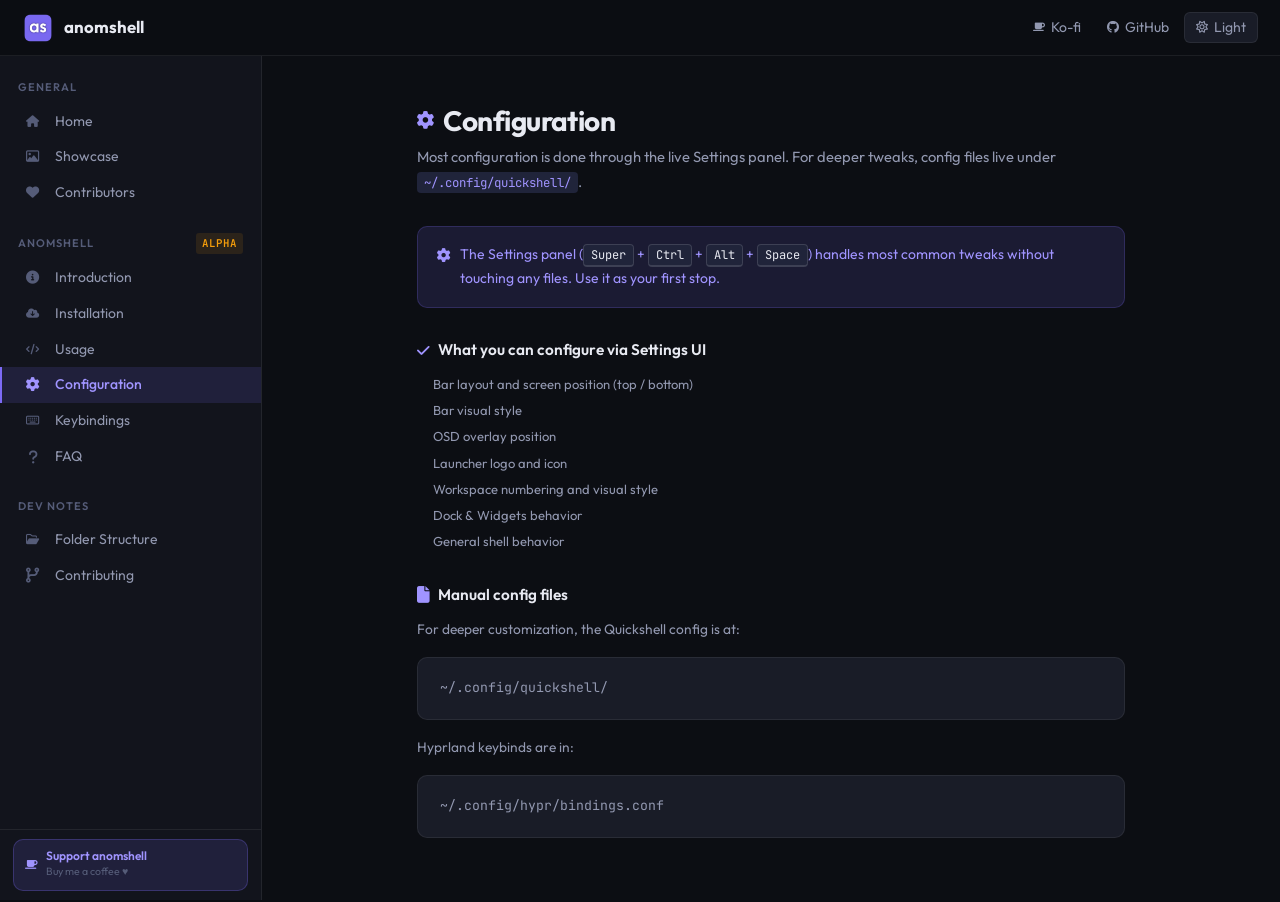
<file: pages/config.html>
<!DOCTYPE html>
<html lang="en" data-theme="dark">
<head>
<meta charset="UTF-8">
<meta name="viewport" content="width=device-width, initial-scale=1.0">
<link rel="icon" type="image/svg+xml" href="../favicon.svg">
<title>Configuration — anomshell</title>
<link rel="stylesheet" href="../assets/css/base.css">
<link rel="stylesheet" href="../assets/css/nav.css">
<link rel="stylesheet" href="../assets/css/components.css">
<link rel="stylesheet" href="../assets/css/pages.css">
</head>
<body>
<div id="page-body">
  <div class="content-area">
    <h2 class="section-title"><span class="nf">&#xf013;</span> Configuration</h2>
    <p class="section-sub">Most configuration is done through the live Settings panel. For deeper tweaks, config files live under <code>~/.config/quickshell/</code>.</p>
    <div class="callout callout-info">
      <span class="nf">&#xf013;</span>
      <div>The Settings panel (<kbd>Super</kbd> + <kbd>Ctrl</kbd> + <kbd>Alt</kbd> + <kbd>Space</kbd>) handles most common tweaks without touching any files. Use it as your first stop.</div>
    </div>
    <h3 class="sub-h"><span class="nf">&#xf00c;</span> What you can configure via Settings UI</h3>
    <ul class="feature-items" style="margin-bottom:1.5rem">
      <li>Bar layout and screen position (top / bottom)</li>
      <li>Bar visual style</li>
      <li>OSD overlay position</li>
      <li>Launcher logo and icon</li>
      <li>Workspace numbering and visual style</li>
      <li>Dock & Widgets behavior</li>
      <li>General shell behavior</li>
    </ul>
    <h3 class="sub-h"><span class="nf">&#xf15b;</span> Manual config files</h3>
    <p style="font-size:0.86rem;margin-bottom:0.75rem">For deeper customization, the Quickshell config is at:</p>
    <pre><code>~/.config/quickshell/</code></pre>
    <p style="font-size:0.86rem;margin-top:1rem;margin-bottom:0.5rem">Hyprland keybinds are in:</p>
    <pre><code>~/.config/hypr/bindings.conf</code></pre>
  </div>
</div>
<script src="../assets/js/main.js"></script>
<script>initPage('config', false);</script>
</body>
</html>
</file>
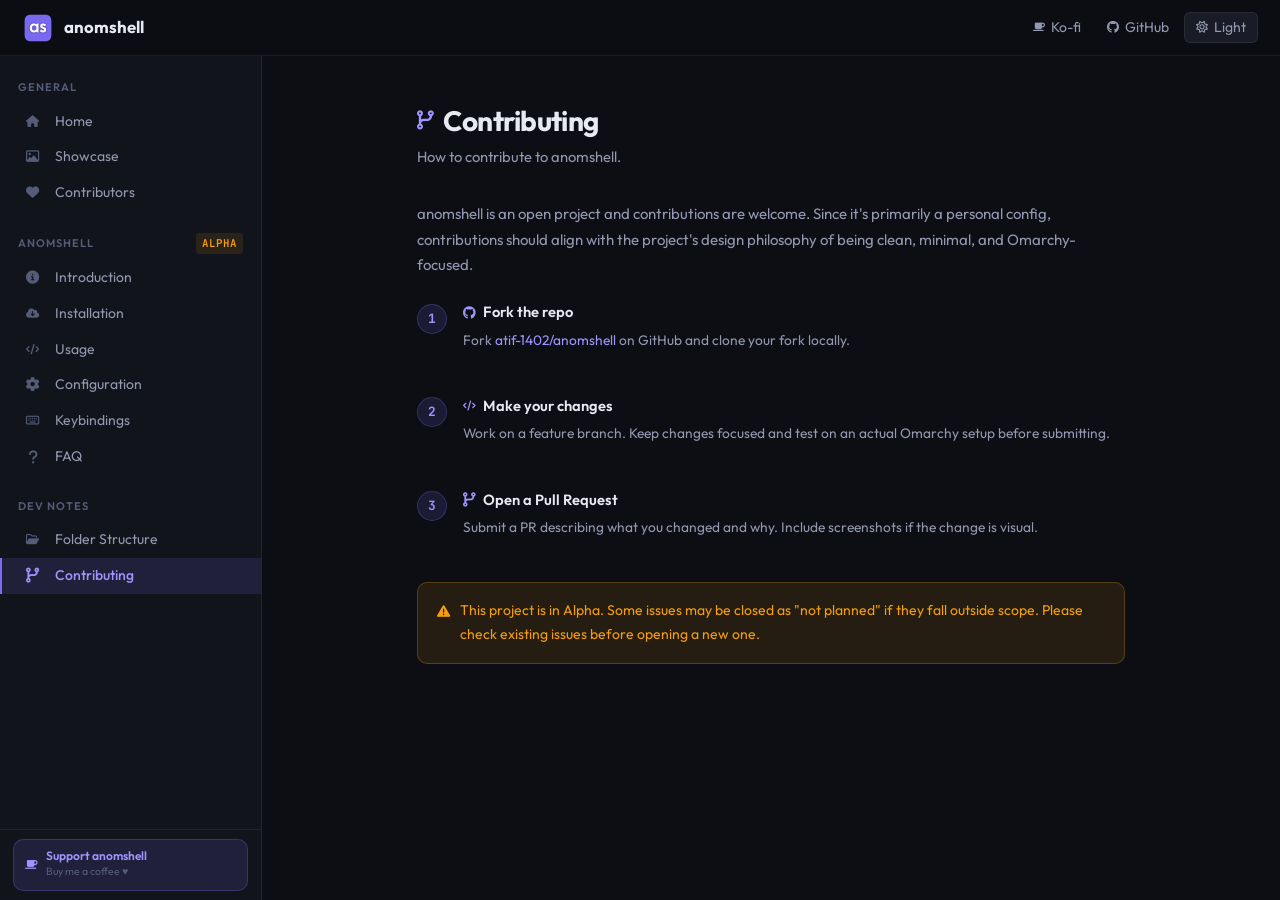
<file: pages/contrib.html>
<!DOCTYPE html>
<html lang="en" data-theme="dark">
<head>
<meta charset="UTF-8">
<meta name="viewport" content="width=device-width, initial-scale=1.0">
<link rel="icon" type="image/svg+xml" href="../favicon.svg">
<title>Contributing — anomshell</title>
<link rel="stylesheet" href="../assets/css/base.css">
<link rel="stylesheet" href="../assets/css/nav.css">
<link rel="stylesheet" href="../assets/css/components.css">
<link rel="stylesheet" href="../assets/css/pages.css">
</head>
<body>
<div id="page-body">
  <div class="content-area">
    <h2 class="section-title"><span class="nf">&#xf126;</span> Contributing</h2>
    <p class="section-sub">How to contribute to anomshell.</p>
    <p style="margin-bottom:1.5rem">anomshell is an open project and contributions are welcome. Since it's primarily a personal config, contributions should align with the project's design philosophy of being clean, minimal, and Omarchy-focused.</p>
    <div class="step">
      <div class="step-num">1</div>
      <div class="step-body">
        <h3><span class="nf">&#xf09b;</span> Fork the repo</h3>
        <p>Fork <a href="https://github.com/atif-1402/anomshell" target="_blank">atif-1402/anomshell</a> on GitHub and clone your fork locally.</p>
      </div>
    </div>
    <div class="step">
      <div class="step-num">2</div>
      <div class="step-body">
        <h3><span class="nf">&#xf121;</span> Make your changes</h3>
        <p>Work on a feature branch. Keep changes focused and test on an actual Omarchy setup before submitting.</p>
      </div>
    </div>
    <div class="step">
      <div class="step-num">3</div>
      <div class="step-body">
        <h3><span class="nf">&#xf126;</span> Open a Pull Request</h3>
        <p>Submit a PR describing what you changed and why. Include screenshots if the change is visual.</p>
      </div>
    </div>
    <div class="callout callout-warn">
      <span class="nf">&#xf071;</span>
      <div>This project is in Alpha. Some issues may be closed as "not planned" if they fall outside scope. Please check existing issues before opening a new one.</div>
    </div>
  </div>
</div>
<script src="../assets/js/main.js"></script>
<script>initPage('contrib', false);</script>
</body>
</html>
</file>
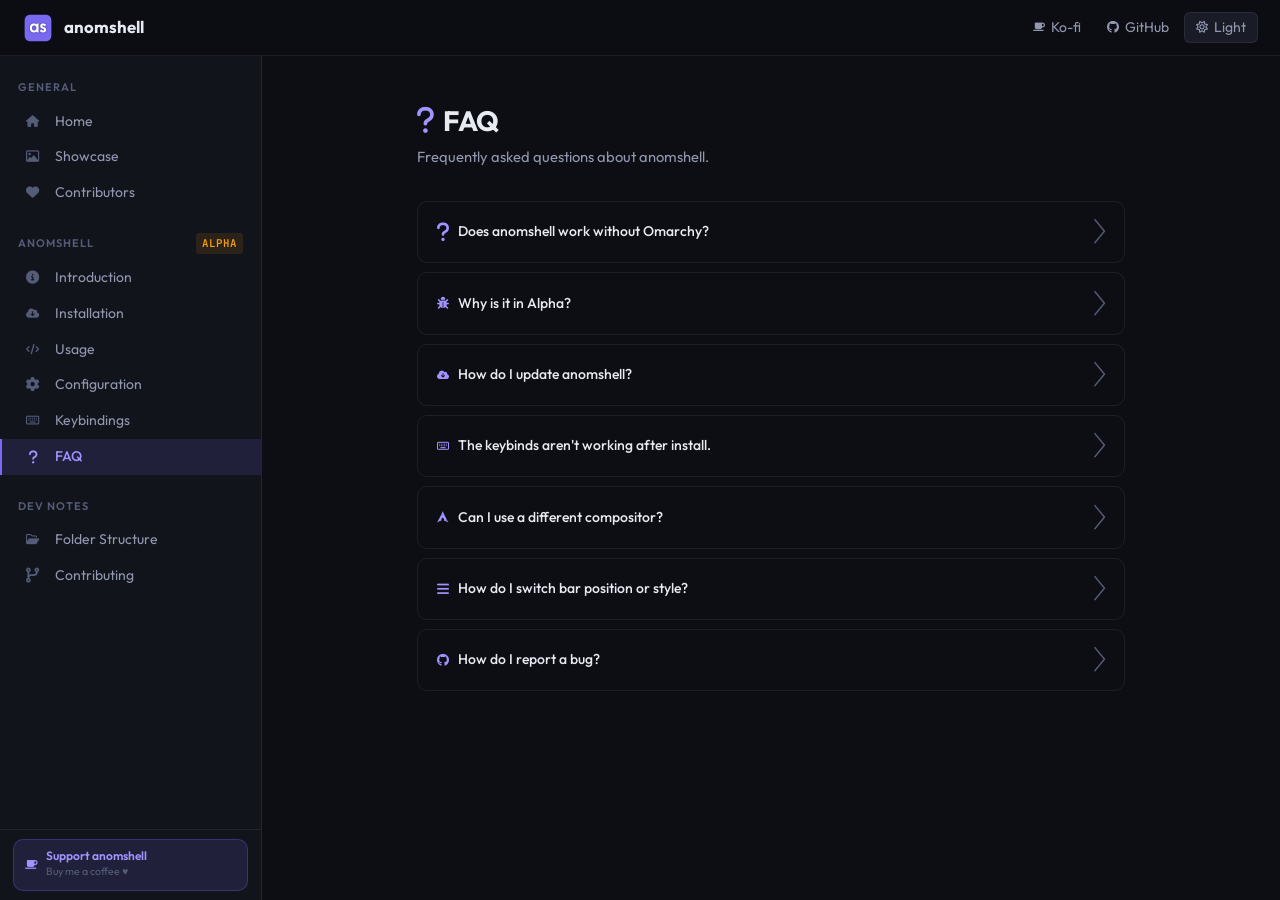
<file: pages/faq.html>
<!DOCTYPE html>
<html lang="en" data-theme="dark">
<head>
<meta charset="UTF-8">
<meta name="viewport" content="width=device-width, initial-scale=1.0">
<link rel="icon" type="image/svg+xml" href="../favicon.svg">
<title>FAQ — anomshell</title>
<link rel="stylesheet" href="../assets/css/base.css">
<link rel="stylesheet" href="../assets/css/nav.css">
<link rel="stylesheet" href="../assets/css/components.css">
<link rel="stylesheet" href="../assets/css/pages.css">
</head>
<body>
<div id="page-body">
  <div class="content-area">
    <h2 class="section-title"><span class="nf">&#xf128;</span> FAQ</h2>
    <p class="section-sub">Frequently asked questions about anomshell.</p>

    <div class="faq-item">
      <div class="faq-q" onclick="toggleFaq(this)">
        <div class="faq-q-left"><span class="nf">&#xf128;</span> Does anomshell work without Omarchy?</div>
        <span class="faq-chevron">&#xe0b1;</span>
      </div>
      <div class="faq-a">anomshell is designed specifically for Omarchy setups and depends on Omarchy scripts and tooling. It may partially work without Omarchy, but you will need to troubleshoot missing components yourself.</div>
    </div>

    <div class="faq-item">
      <div class="faq-q" onclick="toggleFaq(this)">
        <div class="faq-q-left"><span class="nf">&#xf188;</span> Why is it in Alpha?</div>
        <span class="faq-chevron">&#xe0b1;</span>
      </div>
      <div class="faq-a">Anomshell started as a personal customization and learning project. While fully functional for daily use, expect occasional bugs or rough edges. Please report issues with logs and screenshots.</div>
    </div>

    <div class="faq-item">
      <div class="faq-q" onclick="toggleFaq(this)">
        <div class="faq-q-left"><span class="nf">&#xf0ed;</span> How do I update anomshell?</div>
        <span class="faq-chevron">&#xe0b1;</span>
      </div>
      <div class="faq-a">Pull the latest changes with <code>git pull</code> in the cloned directory, then re-copy the config files as in the install steps. Always backup your existing config first.</div>
    </div>

    <div class="faq-item">
      <div class="faq-q" onclick="toggleFaq(this)">
        <div class="faq-q-left"><span class="nf">&#xf11c;</span> The keybinds aren't working after install.</div>
        <span class="faq-chevron">&#xe0b1;</span>
      </div>
      <div class="faq-a">Make sure <code>~/.local/bin</code> is in your <code>$PATH</code>, then restart Hyprland. Verify by running <code>quickshell</code> directly from the terminal.</div>
    </div>

    <div class="faq-item">
      <div class="faq-q" onclick="toggleFaq(this)">
        <div class="faq-q-left"><span class="nf">&#xf303;</span> Can I use a different compositor?</div>
        <span class="faq-chevron">&#xe0b1;</span>
      </div>
      <div class="faq-a">anomshell is built for Hyprland (via Omarchy). Keybinds and certain modules are Hyprland-specific. Using it on other Wayland compositors would require significant rework.</div>
    </div>

    <div class="faq-item">
      <div class="faq-q" onclick="toggleFaq(this)">
        <div class="faq-q-left"><span class="nf">&#xf0c9;</span> How do I switch bar position or style?</div>
        <span class="faq-chevron">&#xe0b1;</span>
      </div>
      <div class="faq-a">Open the Settings panel with <kbd>Super</kbd> + <kbd>Ctrl</kbd> + <kbd>Alt</kbd> + <kbd>Space</kbd>. Under the "Bar" section you can switch between layouts and positions. Changes apply live instantly.</div>
    </div>

    <div class="faq-item">
      <div class="faq-q" onclick="toggleFaq(this)">
        <div class="faq-q-left"><span class="nf">&#xf09b;</span> How do I report a bug?</div>
        <span class="faq-chevron">&#xe0b1;</span>
      </div>
      <div class="faq-a">Open an issue on the <a href="https://github.com/atif-1402/anomshell/issues" target="_blank">GitHub Issues</a> page. Please include relevant logs and screenshots so the bug can be fixed quickly.</div>
    </div>
  </div>
</div>
<script src="../assets/js/main.js"></script>
<script>initPage('faq', false);</script>
</body>
</html>
</file>
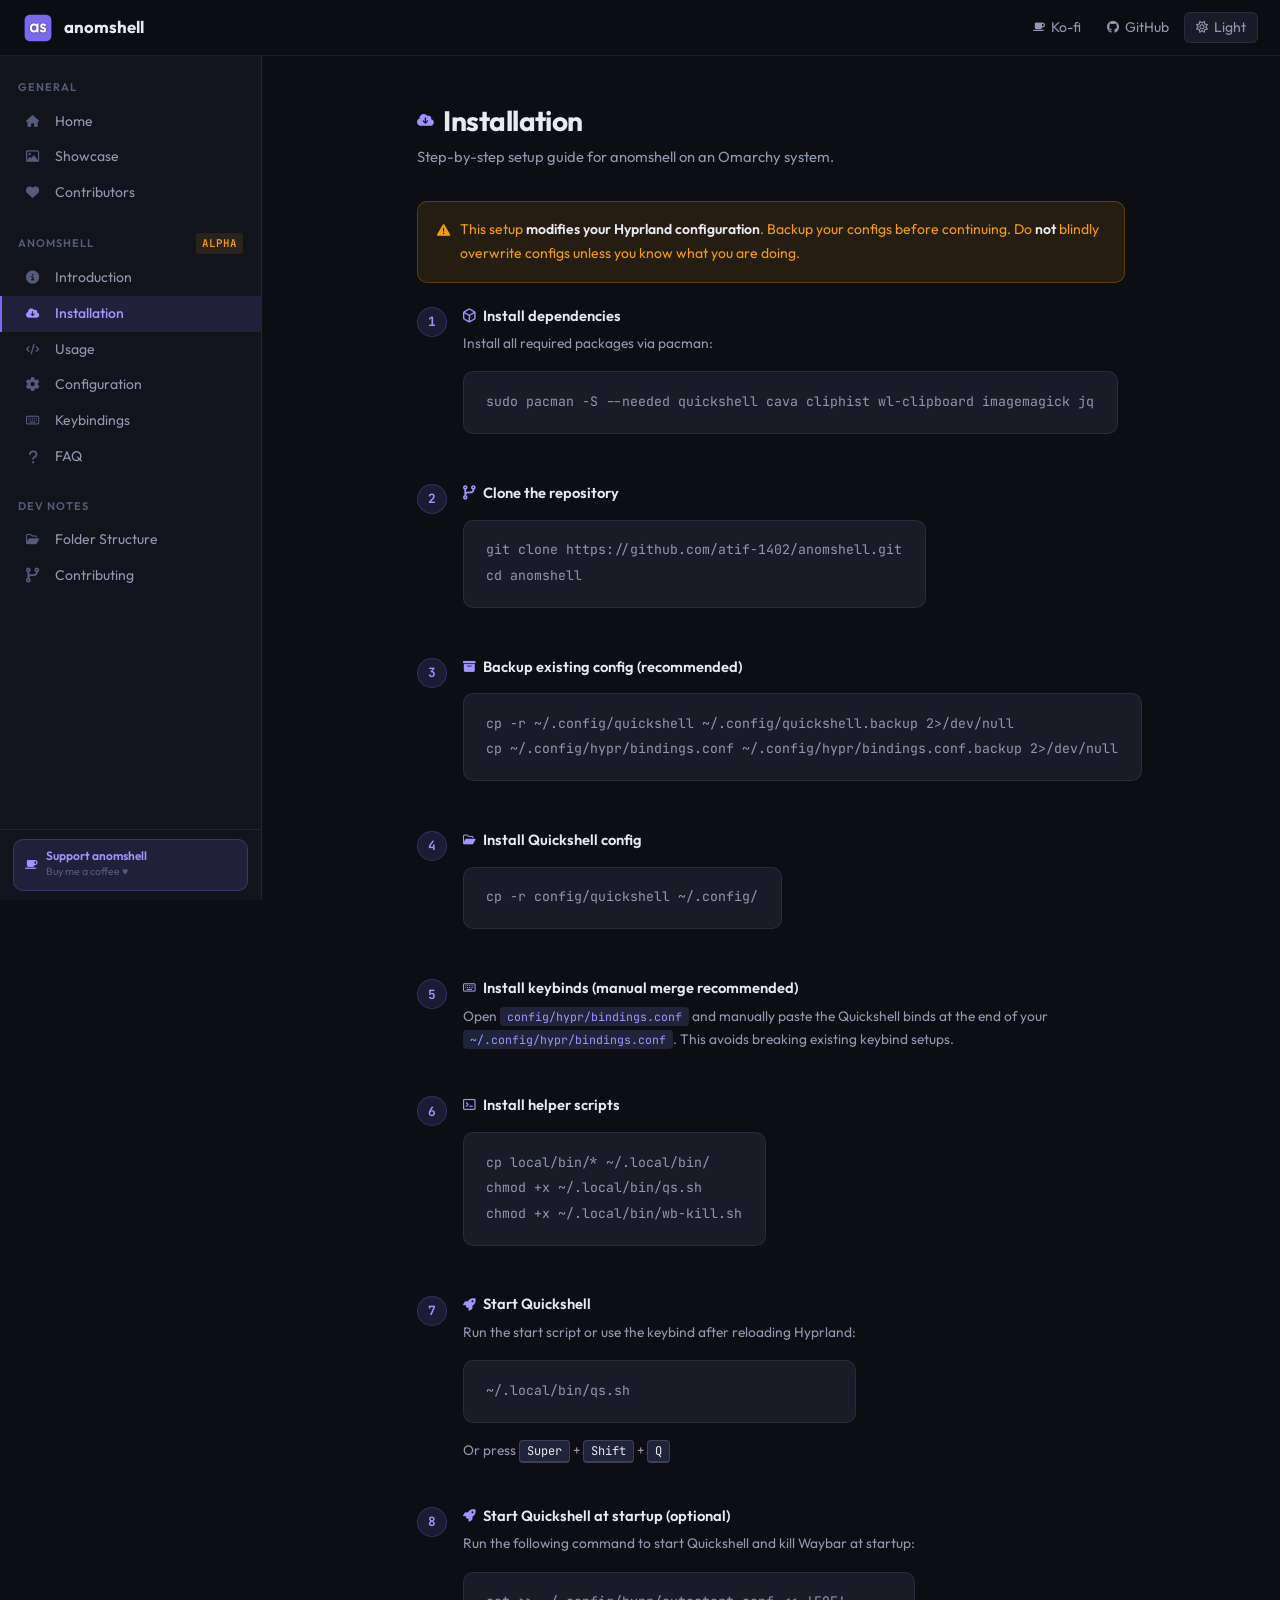
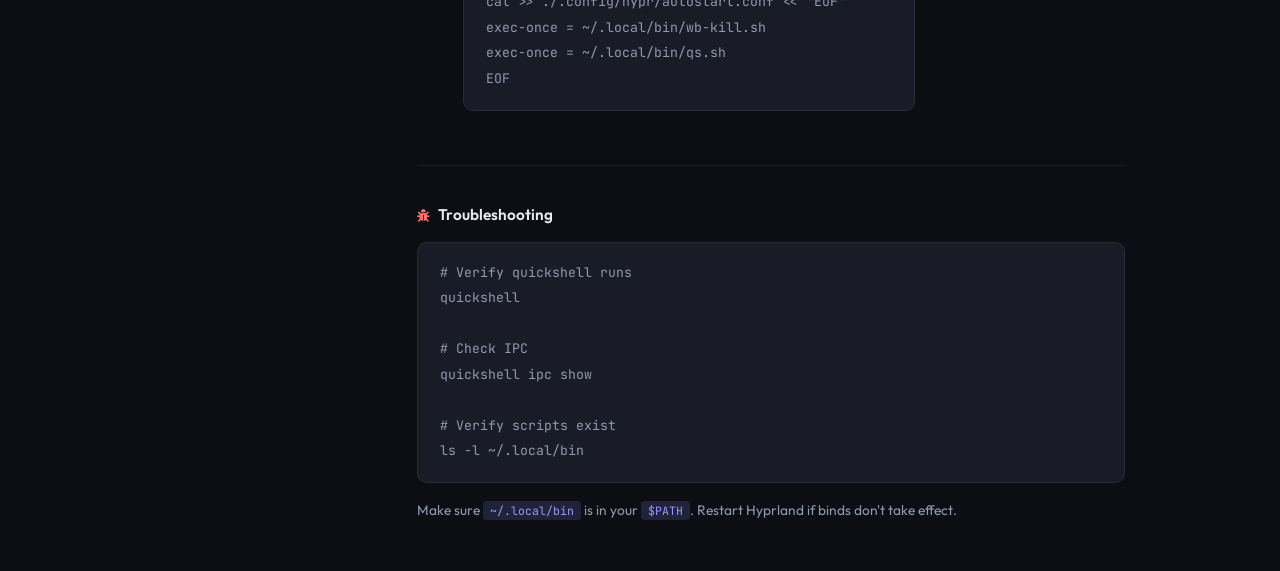
<file: pages/install.html>
<!DOCTYPE html>
<html lang="en" data-theme="dark">
<head>
<meta charset="UTF-8">
<meta name="viewport" content="width=device-width, initial-scale=1.0">
<link rel="icon" type="image/svg+xml" href="../favicon.svg">
<title>Install — anomshell</title>
<link rel="stylesheet" href="../assets/css/base.css">
<link rel="stylesheet" href="../assets/css/nav.css">
<link rel="stylesheet" href="../assets/css/components.css">
<link rel="stylesheet" href="../assets/css/pages.css">
</head>
<body>
<div id="page-body">
  <div class="content-area">
    <h2 class="section-title"><span class="nf">&#xf0ed;</span> Installation</h2>
    <p class="section-sub">Step-by-step setup guide for anomshell on an Omarchy system.</p>
    <div class="callout callout-warn">
      <span class="nf">&#xf071;</span>
      <div>This setup <strong>modifies your Hyprland configuration</strong>. Backup your configs before continuing. Do <strong>not</strong> blindly overwrite configs unless you know what you are doing.</div>
    </div>
    <div class="step">
      <div class="step-num">1</div>
      <div class="step-body">
        <h3><span class="nf">&#xf487;</span> Install dependencies</h3>
        <p>Install all required packages via pacman:</p>
        <pre><code>sudo pacman -S --needed quickshell cava cliphist wl-clipboard imagemagick jq</code></pre>
      </div>
    </div>
    <div class="step">
      <div class="step-num">2</div>
      <div class="step-body">
        <h3><span class="nf">&#xf126;</span> Clone the repository</h3>
        <pre><code>git clone https://github.com/atif-1402/anomshell.git
cd anomshell</code></pre>
      </div>
    </div>
    <div class="step">
      <div class="step-num">3</div>
      <div class="step-body">
        <h3><span class="nf">&#xf187;</span> Backup existing config (recommended)</h3>
        <pre><code>cp -r ~/.config/quickshell ~/.config/quickshell.backup 2>/dev/null
cp ~/.config/hypr/bindings.conf ~/.config/hypr/bindings.conf.backup 2>/dev/null</code></pre>
      </div>
    </div>
    <div class="step">
      <div class="step-num">4</div>
      <div class="step-body">
        <h3><span class="nf">&#xf115;</span> Install Quickshell config</h3>
        <pre><code>cp -r config/quickshell ~/.config/</code></pre>
      </div>
    </div>
    <div class="step">
      <div class="step-num">5</div>
      <div class="step-body">
        <h3><span class="nf">&#xf11c;</span> Install keybinds (manual merge recommended)</h3>
        <p>Open <code>config/hypr/bindings.conf</code> and manually paste the Quickshell binds at the end of your <code>~/.config/hypr/bindings.conf</code>. This avoids breaking existing keybind setups.</p>
      </div>
    </div>
    <div class="step">
      <div class="step-num">6</div>
      <div class="step-body">
        <h3><span class="nf">&#xf489;</span> Install helper scripts</h3>
        <pre><code>cp local/bin/* ~/.local/bin/
chmod +x ~/.local/bin/qs.sh
chmod +x ~/.local/bin/wb-kill.sh</code></pre>
      </div>
    </div>
    <div class="step">
      <div class="step-num">7</div>
      <div class="step-body">
        <h3><span class="nf">&#xf135;</span> Start Quickshell</h3>
        <p>Run the start script or use the keybind after reloading Hyprland:</p>
        <pre><code>~/.local/bin/qs.sh</code></pre>
        <p>Or press <kbd>Super</kbd> + <kbd>Shift</kbd> + <kbd>Q</kbd></p>
      </div>
    </div>
    <div class="step">
      <div class="step-num">8</div>
      <div class="step-body">
        <h3><span class="nf">&#xf135;</span> Start Quickshell at startup (optional)</h3>
        <p>Run the following command to start Quickshell and kill Waybar at startup:</p>
        <pre><code>cat >> ./.config/hypr/autostart.conf << 'EOF'
exec-once = ~/.local/bin/wb-kill.sh
exec-once = ~/.local/bin/qs.sh
EOF</code></pre>
      </div>
    </div>
    <div class="divider"></div>
    <h3 class="sub-h"><span class="nf" style="color:var(--red)">&#xf188;</span> Troubleshooting</h3>
    <pre><code># Verify quickshell runs
quickshell

# Check IPC
quickshell ipc show

# Verify scripts exist
ls -l ~/.local/bin</code></pre>
    <p style="font-size:0.86rem;margin-top:0.75rem">Make sure <code>~/.local/bin</code> is in your <code>$PATH</code>. Restart Hyprland if binds don't take effect.</p>
  </div>
</div>
<script src="../assets/js/main.js"></script>
<script>initPage('install', false);</script>
</body>
</html>
</file>
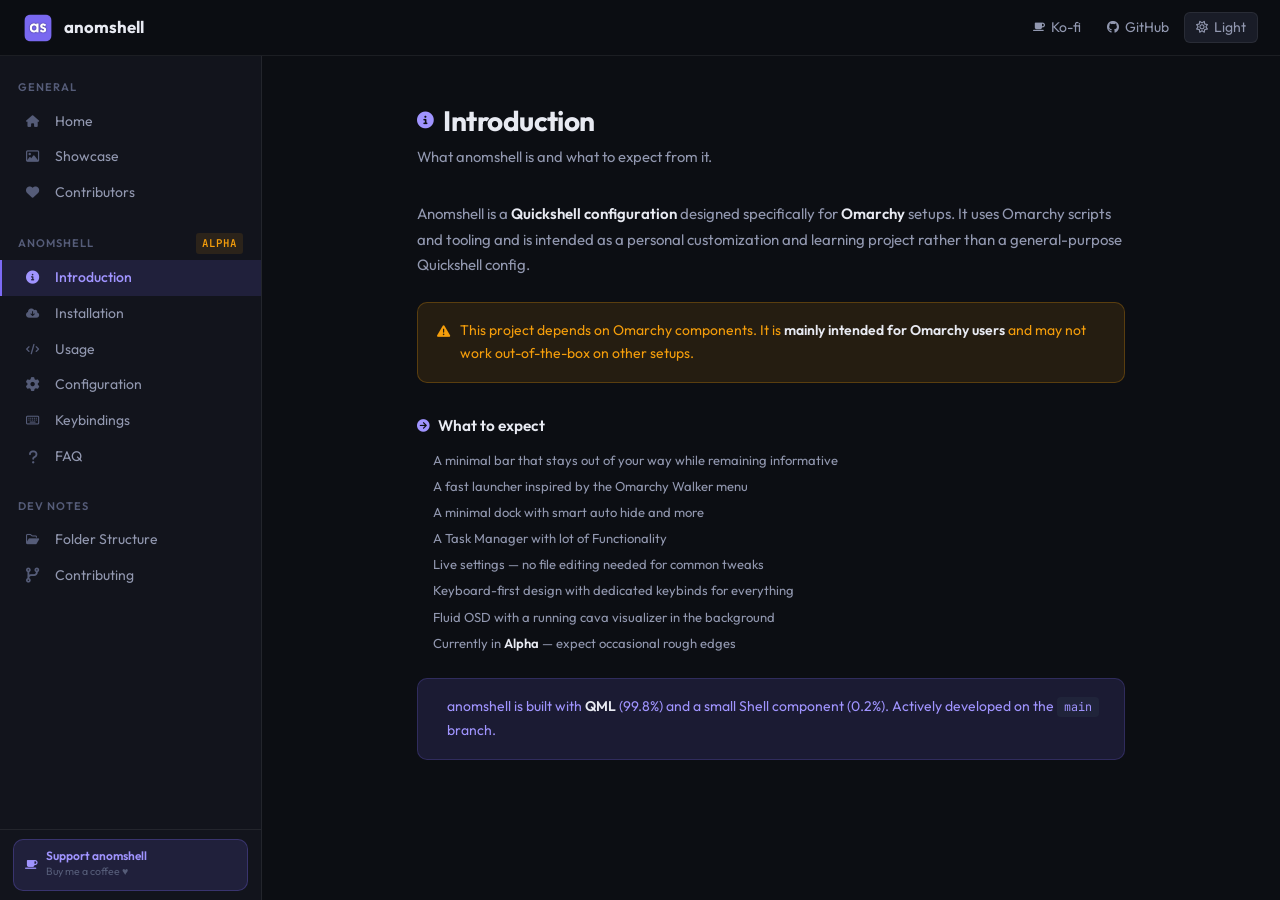
<file: pages/intro.html>
<!DOCTYPE html>
<html lang="en" data-theme="dark">
<head>
<meta charset="UTF-8">
<meta name="viewport" content="width=device-width, initial-scale=1.0">
<link rel="icon" type="image/svg+xml" href="../favicon.svg">
<title>Introduction — anomshell</title>
<link rel="stylesheet" href="../assets/css/base.css">
<link rel="stylesheet" href="../assets/css/nav.css">
<link rel="stylesheet" href="../assets/css/components.css">
<link rel="stylesheet" href="../assets/css/pages.css">
</head>
<body>
<div id="page-body">
  <div class="content-area">
    <h2 class="section-title"><span class="nf">&#xf05a;</span> Introduction</h2>
    <p class="section-sub">What anomshell is and what to expect from it.</p>
    <p>Anomshell is a <strong>Quickshell configuration</strong> designed specifically for <strong>Omarchy</strong> setups. It uses Omarchy scripts and tooling and is intended as a personal customization and learning project rather than a general-purpose Quickshell config.</p>
    <div class="callout callout-warn" style="margin-top:1.5rem">
      <span class="nf">&#xf071;</span>
      <div>This project depends on Omarchy components. It is <strong>mainly intended for Omarchy users</strong> and may not work out-of-the-box on other setups.</div>
    </div>
    <h3 class="sub-h"><span class="nf">&#xf0a9;</span> What to expect</h3>
    <ul class="feature-items" style="margin-bottom:1.5rem">
      <li>A minimal bar that stays out of your way while remaining informative</li>
      <li>A fast launcher inspired by the Omarchy Walker menu</li>
      <li>A minimal dock with smart auto hide and more</li>
      <li>A Task Manager with lot of Functionality</li>
      <li>Live settings — no file editing needed for common tweaks</li>
      <li>Keyboard-first design with dedicated keybinds for everything</li>
      <li>Fluid OSD with a running cava visualizer in the background</li>
      <li>Currently in <strong>Alpha</strong> — expect occasional rough edges</li>
    </ul>
    <div class="callout callout-info">
      <span class="nf"></span>
      <div>anomshell is built with <strong>QML</strong> (99.8%) and a small Shell component (0.2%). Actively developed on the <code>main</code> branch.</div>
    </div>
  </div>
</div>
<script src="../assets/js/main.js"></script>
<script>initPage('intro', false);</script>
</body>
</html>
</file>
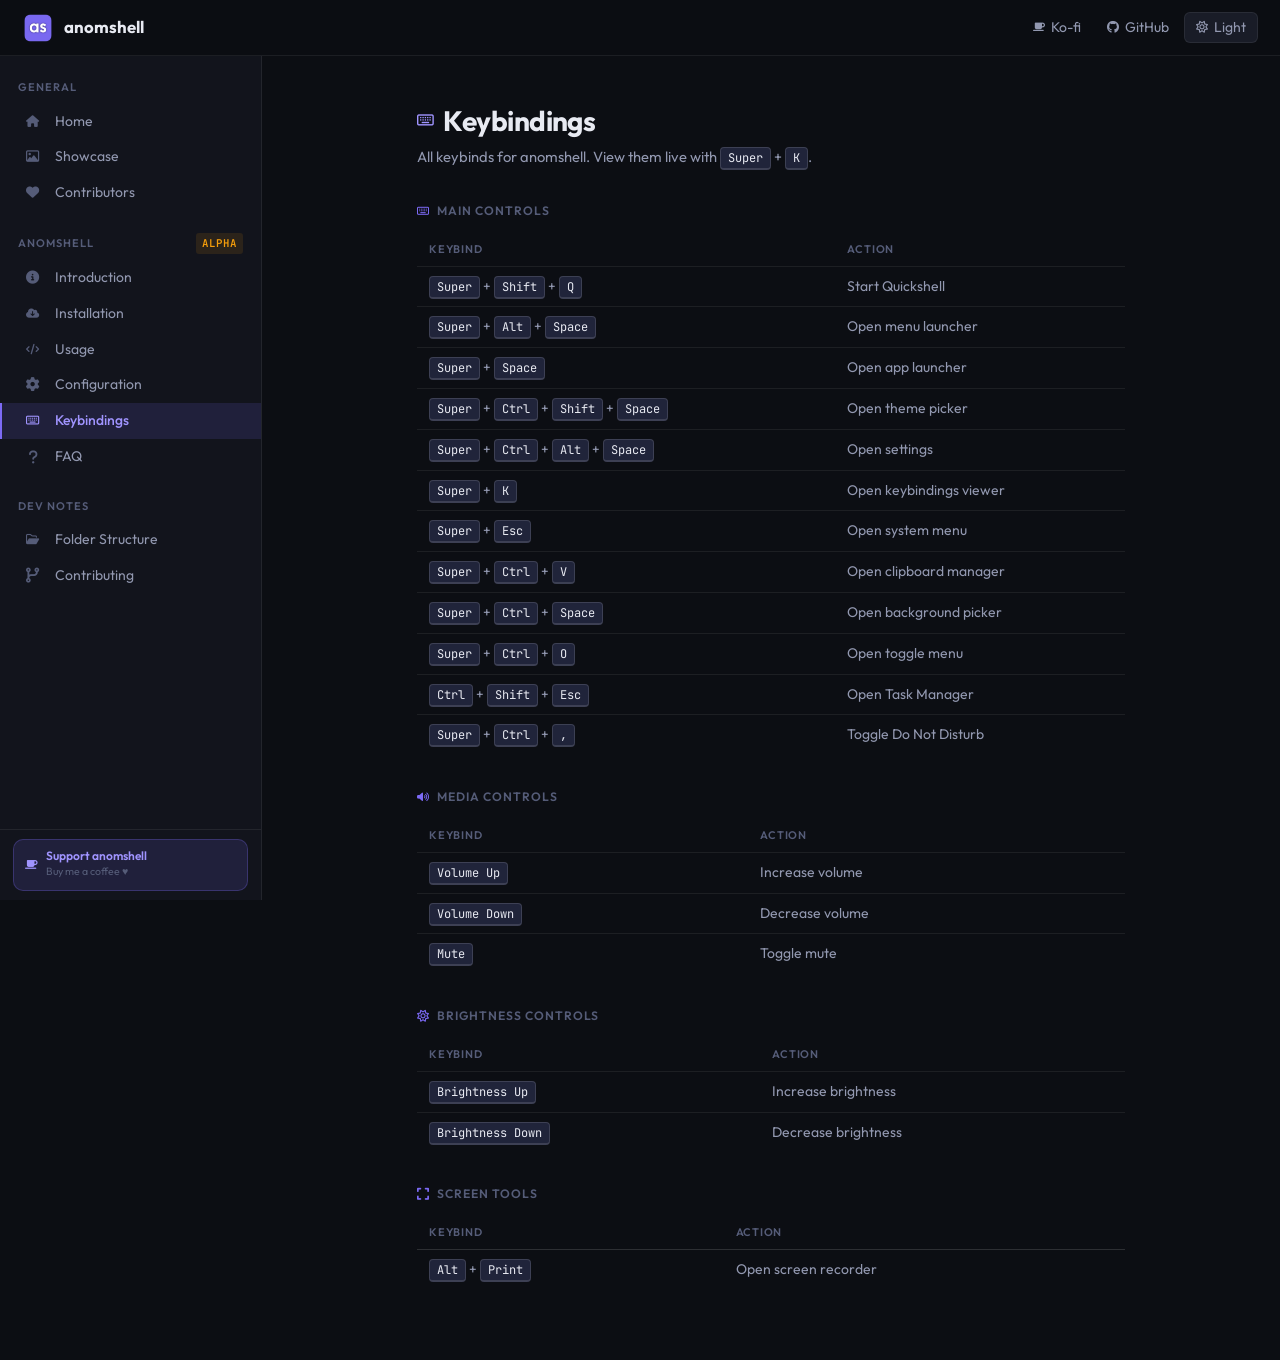
<file: pages/keybinds.html>
<!DOCTYPE html>
<html lang="en" data-theme="dark">
<head>
<meta charset="UTF-8">
<meta name="viewport" content="width=device-width, initial-scale=1.0">
<link rel="icon" type="image/svg+xml" href="../favicon.svg">
<title>Keybindings — anomshell</title>
<link rel="stylesheet" href="../assets/css/base.css">
<link rel="stylesheet" href="../assets/css/nav.css">
<link rel="stylesheet" href="../assets/css/components.css">
<link rel="stylesheet" href="../assets/css/pages.css">
</head>
<body>
<div id="page-body">
  <div class="content-area">
    <h2 class="section-title"><span class="nf">&#xf11c;</span> Keybindings</h2>
    <p class="section-sub">All keybinds for anomshell. View them live with <kbd>Super</kbd> + <kbd>K</kbd>.</p>

    <div class="kb-section-title"><span class="nf">&#xf11c;</span> Main Controls</div>
    <table class="kb-table">
      <thead><tr><th>Keybind</th><th>Action</th></tr></thead>
      <tbody>
        <tr><td><kbd>Super</kbd> + <kbd>Shift</kbd> + <kbd>Q</kbd></td><td>Start Quickshell</td></tr>
        <tr><td><kbd>Super</kbd> + <kbd>Alt</kbd> + <kbd>Space</kbd></td><td>Open menu launcher</td></tr>
        <tr><td><kbd>Super</kbd> + <kbd>Space</kbd></td><td>Open app launcher</td></tr>
        <tr><td><kbd>Super</kbd> + <kbd>Ctrl</kbd> + <kbd>Shift</kbd> + <kbd>Space</kbd></td><td>Open theme picker</td></tr>
        <tr><td><kbd>Super</kbd> + <kbd>Ctrl</kbd> + <kbd>Alt</kbd> + <kbd>Space</kbd></td><td>Open settings</td></tr>
        <tr><td><kbd>Super</kbd> + <kbd>K</kbd></td><td>Open keybindings viewer</td></tr>
        <tr><td><kbd>Super</kbd> + <kbd>Esc</kbd></td><td>Open system menu</td></tr>
        <tr><td><kbd>Super</kbd> + <kbd>Ctrl</kbd> + <kbd>V</kbd></td><td>Open clipboard manager</td></tr>
        <tr><td><kbd>Super</kbd> + <kbd>Ctrl</kbd> + <kbd>Space</kbd></td><td>Open background picker</td></tr>
        <tr><td><kbd>Super</kbd> + <kbd>Ctrl</kbd> + <kbd>O</kbd></td><td>Open toggle menu</td></tr>
        <tr><td><kbd>Ctrl</kbd> + <kbd>Shift</kbd> + <kbd>Esc</kbd></td><td>Open Task Manager</td></tr>
        <tr><td><kbd>Super</kbd> + <kbd>Ctrl</kbd> + <kbd>,</kbd></td><td>Toggle Do Not Disturb</td></tr>
      </tbody>
    </table>

    <div class="kb-section-title"><span class="nf">&#xf028;</span> Media Controls</div>
    <table class="kb-table">
      <thead><tr><th>Keybind</th><th>Action</th></tr></thead>
      <tbody>
        <tr><td><kbd>Volume Up</kbd></td><td>Increase volume</td></tr>
        <tr><td><kbd>Volume Down</kbd></td><td>Decrease volume</td></tr>
        <tr><td><kbd>Mute</kbd></td><td>Toggle mute</td></tr>
      </tbody>
    </table>

    <div class="kb-section-title"><span class="nf">&#xf185;</span> Brightness Controls</div>
    <table class="kb-table">
      <thead><tr><th>Keybind</th><th>Action</th></tr></thead>
      <tbody>
        <tr><td><kbd>Brightness Up</kbd></td><td>Increase brightness</td></tr>
        <tr><td><kbd>Brightness Down</kbd></td><td>Decrease brightness</td></tr>
      </tbody>
    </table>

    <div class="kb-section-title"><span class="nf">&#xf065;</span> Screen Tools</div>
    <table class="kb-table">
      <thead><tr><th>Keybind</th><th>Action</th></tr></thead>
      <tbody>
        <tr><td><kbd>Alt</kbd> + <kbd>Print</kbd></td><td>Open screen recorder</td></tr>
      </tbody>
    </table>
  </div>
</div>
<script src="../assets/js/main.js"></script>
<script>initPage('keybinds', false);</script>
</body>
</html>
</file>
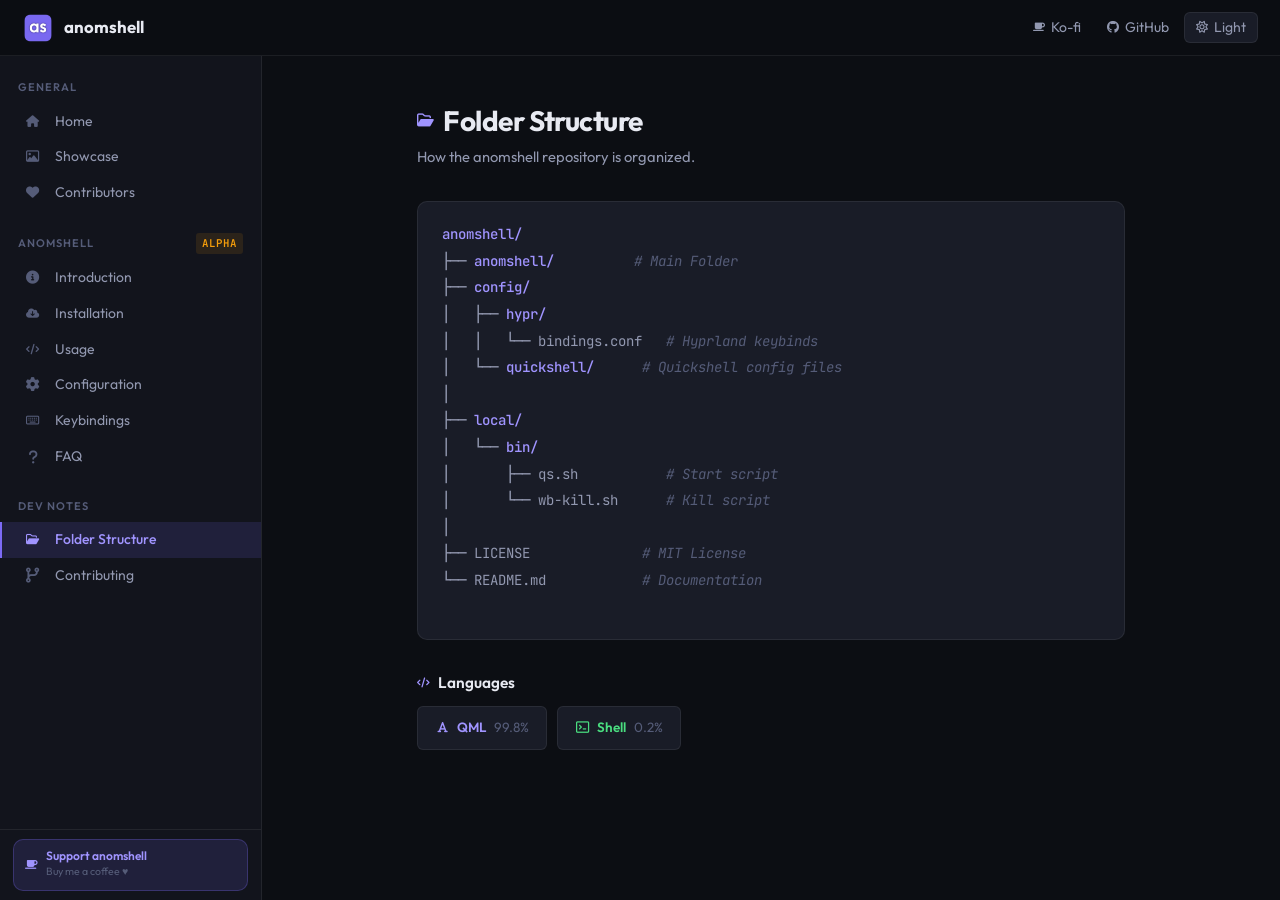
<file: pages/structure.html>
<!DOCTYPE html>
<html lang="en" data-theme="dark">
<head>
<meta charset="UTF-8">
<meta name="viewport" content="width=device-width, initial-scale=1.0">
<link rel="icon" type="image/svg+xml" href="../favicon.svg">
<title>Folder Structure — anomshell</title>
<link rel="stylesheet" href="../assets/css/base.css">
<link rel="stylesheet" href="../assets/css/nav.css">
<link rel="stylesheet" href="../assets/css/components.css">
<link rel="stylesheet" href="../assets/css/pages.css">
</head>
<body>
<div id="page-body">
  <div class="content-area">
    <h2 class="section-title"><span class="nf">&#xf115;</span> Folder Structure</h2>
    <p class="section-sub">How the anomshell repository is organized.</p>
    <pre class="tree">
<span class="dir">anomshell/</span>
├── <span class="dir">anomshell/</span>          <span class="comment"># Main Folder</span>
├── <span class="dir">config/</span>
│   ├── <span class="dir">hypr/</span>
│   │   └── bindings.conf   <span class="comment"># Hyprland keybinds</span>
│   └── <span class="dir">quickshell/</span>      <span class="comment"># Quickshell config files</span>
│
├── <span class="dir">local/</span>
│   └── <span class="dir">bin/</span>
│       ├── qs.sh           <span class="comment"># Start script</span>
│       └── wb-kill.sh      <span class="comment"># Kill script</span>
│
├── LICENSE              <span class="comment"># MIT License</span>
└── README.md            <span class="comment"># Documentation</span>
    </pre>

    <h3 class="sub-h"><span class="nf">&#xf121;</span> Languages</h3>
    <div class="lang-pills">
      <div class="lang-pill"><span class="nf" style="color:var(--accent2)">&#xf031;</span> <strong style="color:var(--accent2)">QML</strong> <span style="color:var(--text3)">99.8%</span></div>
      <div class="lang-pill"><span class="nf" style="color:var(--green)">&#xf489;</span> <strong style="color:var(--green)">Shell</strong> <span style="color:var(--text3)">0.2%</span></div>
    </div>
  </div>
</div>
<script src="../assets/js/main.js"></script>
<script>initPage('structure', false);</script>
</body>
</html>
</file>
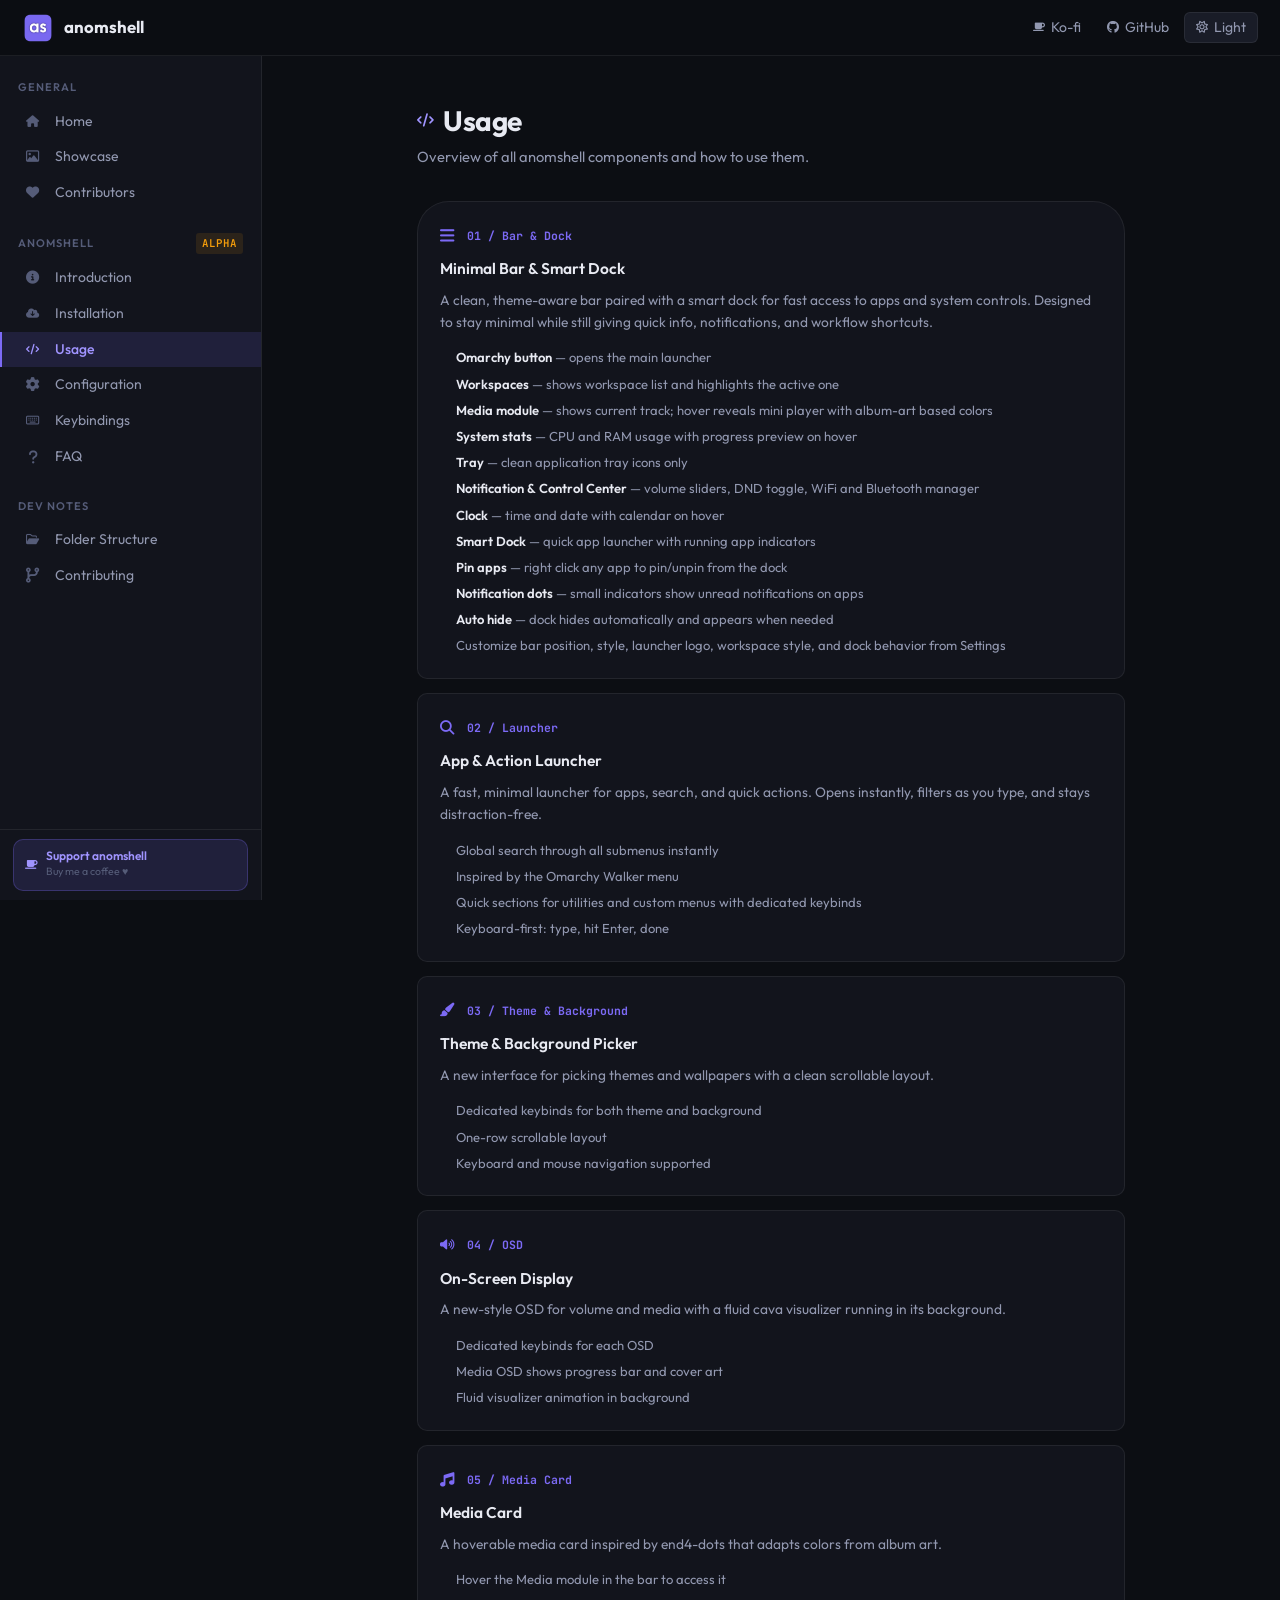
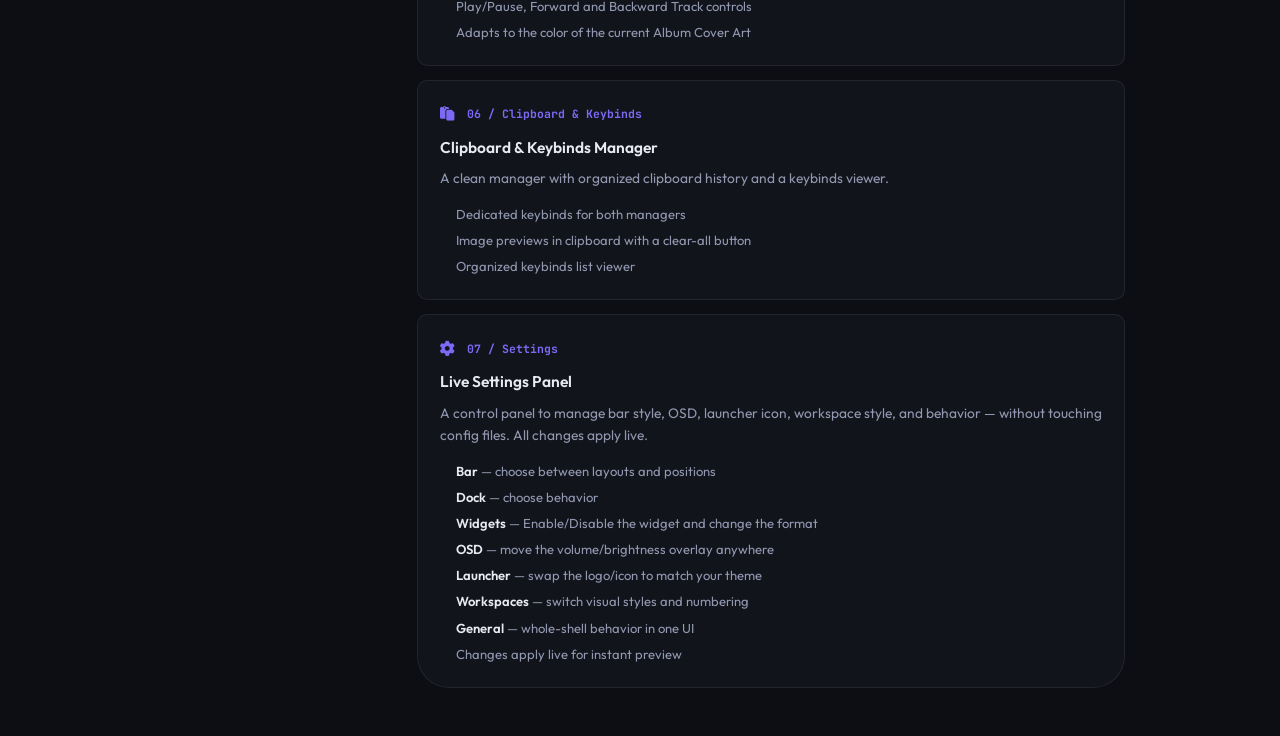
<file: pages/usage.html>
<!DOCTYPE html>
<html lang="en" data-theme="dark">
<head>
<meta charset="UTF-8">
<meta name="viewport" content="width=device-width, initial-scale=1.0">
<link rel="icon" type="image/svg+xml" href="../favicon.svg">
<title>Usage — anomshell</title>
<link rel="stylesheet" href="../assets/css/base.css">
<link rel="stylesheet" href="../assets/css/nav.css">
<link rel="stylesheet" href="../assets/css/components.css">
<link rel="stylesheet" href="../assets/css/pages.css">
</head>
<body>
<div id="page-body">
  <div class="content-area">
    <h2 class="section-title"><span class="nf">&#xf121;</span> Usage</h2>
    <p class="section-sub">Overview of all anomshell components and how to use them.</p>
    <div class="feature-grid">
      <div class="feature-card">
        <div class="feature-num"><span class="nf">&#xf0c9;</span> &nbsp;01 / Bar & Dock</div>
        <div class="feature-title">Minimal Bar & Smart Dock</div>
        <div class="feature-desc">
        A clean, theme-aware bar paired with a smart dock for fast access to apps and system controls. Designed to stay minimal while still giving quick info, notifications, and workflow shortcuts.
        </div>
        <ul class="feature-items">
          <li><strong>Omarchy button</strong> — opens the main launcher</li>
          <li><strong>Workspaces</strong> — shows workspace list and highlights the active one</li>
          <li><strong>Media module</strong> — shows current track; hover reveals mini player with album-art based colors</li>
          <li><strong>System stats</strong> — CPU and RAM usage with progress preview on hover</li>
          <li><strong>Tray</strong> — clean application tray icons only</li>
          <li><strong>Notification & Control Center</strong> — volume sliders, DND toggle, WiFi and Bluetooth manager</li>
          <li><strong>Clock</strong> — time and date with calendar on hover</li>
          <li><strong>Smart Dock</strong> — quick app launcher with running app indicators</li>
          <li><strong>Pin apps</strong> — right click any app to pin/unpin from the dock</li>
          <li><strong>Notification dots</strong> — small indicators show unread notifications on apps</li>
          <li><strong>Auto hide</strong> — dock hides automatically and appears when needed</li>
          <li>Customize bar position, style, launcher logo, workspace style, and dock behavior from Settings</li>
        </ul>
        </div>
      <div class="feature-card">
        <div class="feature-num"><span class="nf">&#xf002;</span> &nbsp;02 / Launcher</div>
        <div class="feature-title">App &amp; Action Launcher</div>
        <div class="feature-desc">A fast, minimal launcher for apps, search, and quick actions. Opens instantly, filters as you type, and stays distraction-free.</div>
        <ul class="feature-items">
          <li>Global search through all submenus instantly</li>
          <li>Inspired by the Omarchy Walker menu</li>
          <li>Quick sections for utilities and custom menus with dedicated keybinds</li>
          <li>Keyboard-first: type, hit Enter, done</li>
        </ul>
      </div>
      <div class="feature-card">
        <div class="feature-num"><span class="nf">&#xf1fc;</span> &nbsp;03 / Theme &amp; Background</div>
        <div class="feature-title">Theme &amp; Background Picker</div>
        <div class="feature-desc">A new interface for picking themes and wallpapers with a clean scrollable layout.</div>
        <ul class="feature-items">
          <li>Dedicated keybinds for both theme and background</li>
          <li>One-row scrollable layout</li>
          <li>Keyboard and mouse navigation supported</li>
        </ul>
      </div>
      <div class="feature-card">
        <div class="feature-num"><span class="nf">&#xf028;</span> &nbsp;04 / OSD</div>
        <div class="feature-title">On-Screen Display</div>
        <div class="feature-desc">A new-style OSD for volume and media with a fluid cava visualizer running in its background.</div>
        <ul class="feature-items">
          <li>Dedicated keybinds for each OSD</li>
          <li>Media OSD shows progress bar and cover art</li>
          <li>Fluid visualizer animation in background</li>
        </ul>
      </div>
      <div class="feature-card">
        <div class="feature-num"><span class="nf">&#xf001;</span> &nbsp;05 / Media Card</div>
        <div class="feature-title">Media Card</div>
        <div class="feature-desc">A hoverable media card inspired by end4-dots that adapts colors from album art.</div>
        <ul class="feature-items">
          <li>Hover the Media module in the bar to access it</li>
          <li>Play/Pause, Forward and Backward Track controls</li>
          <li>Adapts to the color of the current Album Cover Art</li>
        </ul>
      </div>
      <div class="feature-card">
        <div class="feature-num"><span class="nf">&#xf0ea;</span> &nbsp;06 / Clipboard &amp; Keybinds</div>
        <div class="feature-title">Clipboard &amp; Keybinds Manager</div>
        <div class="feature-desc">A clean manager with organized clipboard history and a keybinds viewer.</div>
        <ul class="feature-items">
          <li>Dedicated keybinds for both managers</li>
          <li>Image previews in clipboard with a clear-all button</li>
          <li>Organized keybinds list viewer</li>
        </ul>
      </div>
      <div class="feature-card">
        <div class="feature-num"><span class="nf">&#xf013;</span> &nbsp;07 / Settings</div>
        <div class="feature-title">Live Settings Panel</div>
        <div class="feature-desc">A control panel to manage bar style, OSD, launcher icon, workspace style, and behavior — without touching config files. All changes apply live.</div>
        <ul class="feature-items">
          <li><strong>Bar</strong> — choose between layouts and positions</li>
          <li><strong>Dock</strong> — choose behavior</li>
          <li><strong>Widgets</strong> — Enable/Disable the widget and change the format</li>
          <li><strong>OSD</strong> — move the volume/brightness overlay anywhere</li>
          <li><strong>Launcher</strong> — swap the logo/icon to match your theme</li>
          <li><strong>Workspaces</strong> — switch visual styles and numbering</li>
          <li><strong>General</strong> — whole-shell behavior in one UI</li>
          <li>Changes apply live for instant preview</li>
        </ul>
      </div>
    </div>
  </div>
</div>
<script src="../assets/js/main.js"></script>
<script>initPage('usage', false);</script>
</body>
</html>
</file>
<file: assets/css/base.css>
/* ═══════════════════════════════════════════════
   base.css — CSS variables, reset, typography
   ═══════════════════════════════════════════════ */

@import url('https://fonts.googleapis.com/css2?family=JetBrains+Mono:ital,wght@0,400;0,500;0,700;1,400&family=Outfit:wght@300;400;500;600;700&display=swap');
@font-face {
  font-family: 'JetBrains Mono Nerd Font Local';
  src: url('../../fonts/JetBrainsMonoNerdFontMono-Regular.ttf') format('truetype');
  font-weight: 400;
  font-style: normal;
  font-display: swap;
}

/* ── Dark theme (default) ─────────────────────── */
:root {
  --bg:         #0c0e13;
  --bg2:        #12141c;
  --bg3:        #191c27;
  --bg4:        #20243a;
  --surface:    #1d2133;
  --border:     rgba(255, 255, 255, 0.07);
  --border2:    rgba(255, 255, 255, 0.13);
  --text:       #e8eaf2;
  --text2:      #9298b0;
  --text3:      #555c78;

  --accent:     #7c6af5;
  --accent2:    #a094ff;
  --accent-dim: rgba(124, 106, 245, 0.14);

  --green:      #4ade80;
  --green-dim:  rgba(74, 222, 128, 0.11);
  --amber:      #f59e0b;
  --amber-dim:  rgba(245, 158, 11, 0.11);
  --red:        #f87171;
  --red-dim:    rgba(248, 113, 113, 0.11);
  --teal:       #2dd4bf;
  --teal-dim:   rgba(45, 212, 191, 0.11);
  --pink:       #f472b6;
  --pink-dim:   rgba(244, 114, 182, 0.11);

  --font:       'Outfit', sans-serif;
  --mono:       'JetBrains Mono', monospace;
  --nf:         'JetBrains Mono Nerd Font Local', 'JetBrains Mono', monospace;

  --sidebar-w:  262px;
  --nav-h:      56px;
  --radius:     10px;
  --radius-sm:  6px;
  --radius-lg:  14px;
}

/* ── Light theme ──────────────────────────────── */
[data-theme="light"] {
  --bg:         #f2f4f9;
  --bg2:        #ffffff;
  --bg3:        #eaecf4;
  --bg4:        #dde0ef;
  --surface:    #ffffff;
  --border:     rgba(0, 0, 0, 0.07);
  --border2:    rgba(0, 0, 0, 0.13);
  --text:       #181b2c;
  --text2:      #4a5070;
  --text3:      #8892b0;

  --accent:     #6254e8;
  --accent2:    #7c6af5;
  --accent-dim: rgba(98, 84, 232, 0.10);

  --green:      #16a34a;
  --green-dim:  rgba(22, 163, 74, 0.10);
  --amber:      #d97706;
  --amber-dim:  rgba(217, 119, 6, 0.10);
  --red:        #dc2626;
  --red-dim:    rgba(220, 38, 38, 0.10);
  --teal:       #0d9488;
  --teal-dim:   rgba(13, 148, 136, 0.10);
  --pink:       #db2777;
  --pink-dim:   rgba(219, 39, 119, 0.10);
}

/* ── Reset ────────────────────────────────────── */
*, *::before, *::after {
  box-sizing: border-box;
  margin: 0;
  padding: 0;
}

html {
  scroll-behavior: smooth;
  -webkit-text-size-adjust: 100%;
}

body {
  background: var(--bg);
  color: var(--text);
  font-family: var(--font);
  font-size: 15px;
  line-height: 1.7;
  overflow-x: hidden;
  min-height: 100vh;
}

/* ── Typography ───────────────────────────────── */
h1, h2, h3, h4 {
  line-height: 1.2;
  font-weight: 700;
  color: var(--text);
}

p { color: var(--text2); }

a { color: var(--accent2); text-decoration: none; }
a:hover { text-decoration: underline; }

strong { color: var(--text); font-weight: 600; }

/* ── Inline code ──────────────────────────────── */
code {
  font-family: var(--mono);
  font-size: 0.84em;
  background: var(--bg4);
  padding: 2px 7px;
  border-radius: 4px;
  color: var(--accent2);
}

pre {
  background: var(--bg3);
  border: 1px solid var(--border);
  border-radius: var(--radius);
  padding: 1.1rem 1.4rem; /* top padding reserves space for copy btn */
  overflow-x: auto;
  margin: 1rem 0;
  position: relative;
}

pre code {
  background: none;
  padding: 0;
  font-size: 0.88em;
  color: var(--text2);
}

/* ── Nerd Font icon helper ────────────────────── */
.nf {
  font-family: var(--nf);
  font-style: normal;
  font-weight: 400;
  font-size: 1.08em;
  line-height: 1;
  display: inline-block;
  vertical-align: middle;
  font-variant-ligatures: none;
  -webkit-font-feature-settings: "liga" 0;
  font-feature-settings: "liga" 0;
}
.nf-sm { font-size: 0.88em; }
.nf-lg { font-size: 1.34em; }
.nf-xl { font-size: 1.72em; }

/* ── Utility ──────────────────────────────────── */
.divider {
  height: 1px;
  background: var(--border);
  margin: 2.4rem 0;
}

/* ── Scrollbar ────────────────────────────────── */
::-webkit-scrollbar        { width: 6px; height: 6px; }
::-webkit-scrollbar-track  { background: transparent; }
::-webkit-scrollbar-thumb  { background: var(--border2); border-radius: 3px; }
::-webkit-scrollbar-thumb:hover { background: var(--text3); }

/* ── Animations ───────────────────────────────── */
@keyframes fadeUp {
  from { opacity: 0; transform: translateY(10px); }
  to   { opacity: 1; transform: translateY(0); }
}
@keyframes fadeIn {
  from { opacity: 0; }
  to   { opacity: 1; }
}
.page-content { animation: fadeUp 0.28s ease both; }
</file>
<file: assets/css/nav.css>
/* ═══════════════════════════════════════════════
   nav.css — navbar, sidebar, layout shell
   ═══════════════════════════════════════════════ */

/* ── Navbar ───────────────────────────────────── */
.nav {
  position: fixed;
  top: 0; left: 0; right: 0;
  height: var(--nav-h);
  background: rgba(12, 14, 19, 0.90);
  backdrop-filter: blur(16px);
  -webkit-backdrop-filter: blur(16px);
  border-bottom: 1px solid var(--border);
  z-index: 100;
  display: flex;
  align-items: center;
  padding: 0 1.4rem;
  gap: 1rem;
}
[data-theme="light"] .nav {
  background: rgba(242, 244, 249, 0.94);
}

/* Brand / logo ───────────────────────────────── */
.nav-brand {
  display: flex;
  align-items: center;
  gap: 10px;
  font-weight: 700;
  font-size: 1.05rem;
  color: var(--text);
  text-decoration: none;
  user-select: none;
}
.nav-brand:hover { text-decoration: none; color: var(--text); }

.nav-logo {
  width: 32px;
  height: 32px;
  border-radius: 8px;
  flex-shrink: 0;
  object-fit: cover;
  display: block;
}

.nav-links {
  display: flex;
  align-items: center;
  gap: 4px;
  margin-left: auto;
}

.nav-links a {
  font-size: 0.875rem;
  color: var(--text2);
  padding: 5px 11px;
  border-radius: var(--radius-sm);
  transition: all 0.18s;
  display: flex;
  align-items: center;
  gap: 6px;
  text-decoration: none;
}

.nav-links a:hover {
  color: var(--text);
  background: var(--bg3);
}

.nav-links a .nf,
.theme-btn .nf { font-size: 1.24rem; }

.theme-btn {
  background: var(--bg3);
  border: 1px solid var(--border);
  color: var(--text2);
  cursor: pointer;
  padding: 5px 11px;
  border-radius: var(--radius-sm);
  font-size: 0.875rem;
  font-family: var(--font);
  display: flex;
  align-items: center;
  gap: 6px;
  transition: all 0.18s;
  line-height: 1;
}
.theme-btn:hover {
  color: var(--text);
  border-color: var(--border2);
}

.hamburger {
  display: none;
  background: none;
  border: none;
  cursor: pointer;
  color: var(--text2);
  padding: 6px;
  font-family: var(--nf);
  font-size: 1.2rem;
  line-height: 1;
}

/* ── Layout shell ─────────────────────────────── */
.layout {
  display: flex;
  padding-top: var(--nav-h);
  min-height: 100vh;
}

/* ── Sidebar ──────────────────────────────────── */
.sidebar {
  width: var(--sidebar-w);
  flex-shrink: 0;
  position: fixed;
  top: var(--nav-h);
  left: 0;
  bottom: 0;
  display: flex;
  flex-direction: column;
  overflow-y: auto;
  overflow-x: hidden;
  border-right: 1px solid var(--border);
  background: var(--bg2);
  padding: 1.4rem 0 0;
  transition: transform 0.24s ease;
  z-index: 80;
}
.sidebar::-webkit-scrollbar       { width: 3px; }
.sidebar::-webkit-scrollbar-thumb { background: var(--border2); border-radius: 2px; }

.sidebar-section { margin-bottom: 1.4rem; }

.sidebar-label {
  font-size: 0.69rem;
  font-weight: 600;
  color: var(--text3);
  text-transform: uppercase;
  letter-spacing: 0.09em;
  padding: 0 1.1rem;
  margin-bottom: 0.4rem;
  display: flex;
  align-items: center;
  gap: 6px;
}

.sidebar-link {
  display: flex;
  align-items: center;
  gap: 9px;
  padding: 6px 1.1rem;
  font-size: 0.875rem;
  color: var(--text2);
  transition: all 0.14s;
  border-left: 2px solid transparent;
  text-decoration: none;
  user-select: none;
}
.sidebar-link:hover {
  color: var(--text);
  background: var(--accent-dim);
  border-left-color: var(--accent);
  text-decoration: none;
}
.sidebar-link.active {
  color: var(--accent2);
  background: var(--accent-dim);
  border-left-color: var(--accent);
  font-weight: 500;
}

/* icon inside sidebar links */
.sidebar-link .nf {
  color: var(--text3);
  font-size: 1.36rem;
  width: 26px;
  text-align: center;
  flex-shrink: 0;
}
.sidebar-link:hover .nf,
.sidebar-link.active .nf { color: var(--accent2); }

.sidebar-link[data-page="faq"] .nf {
  font-size: 0.9rem;
}

.sidebar-badge {
  font-size: 0.67rem;
  padding: 1px 6px;
  border-radius: 3px;
  font-weight: 600;
  margin-left: auto;
  font-family: var(--mono);
}
.badge-alpha { background: var(--amber-dim); color: var(--amber); }
.badge-new   { background: var(--accent-dim); color: var(--accent2); }

/* ── Main content area ────────────────────────── */
.main {
  margin-left: var(--sidebar-w);
  flex: 1;
  min-width: 0;
}

.content-area {
  max-width: 820px;
  padding: 3rem 3.5rem;
  margin: 0 auto;
}

/* ── Page headings ────────────────────────────── */
.section-title {
  font-size: 1.75rem;
  font-weight: 700;
  letter-spacing: -0.02em;
  margin-bottom: 0.4rem;
  display: flex;
  align-items: center;
  gap: 10px;
}
.section-title .nf { color: var(--accent2); font-size: 1.72rem; }

.section-sub {
  color: var(--text2);
  margin-bottom: 2rem;
  font-size: 0.92rem;
}

.sub-h {
  font-size: 0.96rem;
  font-weight: 600;
  margin: 2rem 0 0.75rem;
  display: flex;
  align-items: center;
  gap: 8px;
  color: var(--text);
}
.sub-h .nf { color: var(--accent2); font-size: 1.34rem; }

/* ── Sidebar overlay (mobile) ─────────────────── */
.sidebar-overlay {
  display: none;
  position: fixed;
  inset: 0;
  background: rgba(0, 0, 0, 0.55);
  z-index: 70;
}

/* ── page-body wrapper (hidden until JS moves it) */
#page-body { display: contents; }

/* ── Page transitions ─────────────────────────── */
.main .content-area {
  animation: fadeUp 0.22s ease both;
  transition: opacity 0.14s ease;
}

.page-transition-overlay {
  position: fixed;
  inset: 0;
  background: var(--bg);
  opacity: 0;
  pointer-events: none;
  z-index: 120;
  transition: opacity 0.22s ease;
}

body.page-leave .page-transition-overlay {
  opacity: 1;
}

@media (prefers-reduced-motion: reduce) {
  .main .content-area {
    transition: none;
    animation: none;
  }
  .page-transition-overlay {
    transition: none;
    opacity: 0;
  }
}

/* ── Mobile ───────────────────────────────────── */
@media (max-width: 768px) {
  .hamburger { display: flex; }

  .sidebar {
    transform: translateX(-100%);
    z-index: 95;
  }
  .sidebar.open { transform: translateX(0); }
  .sidebar-overlay.open { display: block; }

  .main { margin-left: 0; }
  .content-area { padding: 2rem 1.4rem; }
  .nav-links a span:not(.nf) { display: none; }
}

/* ── Ko-fi button (navbar) ────────────────────── */
.kofi-btn {
  font-size: 0.875rem;
  color: var(--text2) !important;
  padding: 5px 11px;
  border-radius: var(--radius-sm);
  transition: all 0.18s;
  display: flex;
  align-items: center;
  gap: 6px;
  border: none;
  background: transparent;
}
.kofi-btn:hover {
  background: var(--bg3);
  text-decoration: none;
  color: var(--text) !important;
}
.kofi-btn .nf { font-size: 1.24rem; }

/* ── Ko-fi card (sidebar bottom) ─────────────── */
.sidebar-kofi {
  margin-top: auto;
  padding: 0.55rem 0.8rem 0.55rem;
  border-top: 1px solid var(--border);
  background: var(--bg2);
  position: sticky;
  bottom: 0;
  z-index: 1;
}

.sidebar-kofi-link {
  display: flex;
  align-items: center;
  gap: 8px;
  padding: 0.55rem 0.7rem;
  border-radius: var(--radius);
  background: var(--accent-dim);
  border: 1px solid rgba(124, 106, 245, 0.28);
  text-decoration: none;
  transition: all 0.18s;
}
.sidebar-kofi-link:hover {
  background: rgba(124, 106, 245, 0.2);
  border-color: rgba(124, 106, 245, 0.48);
  text-decoration: none;
  transform: translateY(-1px);
}
.sidebar-kofi-link .nf {
  font-size: 1.34rem;
  color: var(--accent2);
  flex-shrink: 0;
}

.sidebar-kofi-title {
  font-size: 0.75rem;
  font-weight: 600;
  color: var(--accent2);
  line-height: 1.15;
}
.sidebar-kofi-sub {
  font-size: 0.66rem;
  color: var(--text3);
  margin-top: 1px;
}
</file>
<file: assets/css/components.css>
/* ═══════════════════════════════════════════════
   components.css — buttons, pills, cards,
   callouts, kbd, steps, tables, FAQ, credits
   ═══════════════════════════════════════════════ */

/* ── Buttons ──────────────────────────────────── */
.btn {
  display: inline-flex; align-items: center; gap: 8px;
  padding: 10px 22px; border-radius: 10px;
  font-family: var(--font); font-size: 0.9rem; font-weight: 500;
  cursor: pointer; transition: all 0.2s; border: none;
  text-decoration: none; line-height: 1; white-space: nowrap;
}
.btn:hover { text-decoration: none; border-radius: 32px; transition: all 300ms ease-in-out; }
.btn:active { transform: translateY(0); }
.btn-primary { background: var(--accent); color: #fff; box-shadow: 1px 1px 8px 1px rgba(0, 0, 0, 0.2); }
.btn-primary:hover { background: var(--accent2); color: #fff; }
.btn-ghost { background: var(--bg3); color: var(--text); box-shadow: 1px 1px 8px 1px rgba(0, 0, 0, 0.2); }
.btn-ghost:hover { background: var(--bg4); color: var(--text); }
.btn-sm { padding: 7px 14px; font-size: 0.82rem; }
.btn .nf { font-size: 1.24rem; }

/* ── Feature pills ────────────────────────────── */
.feat-pills { display: flex; flex-wrap: wrap; gap: 9px; justify-content: center; margin: 2.5rem 0; }
.pill { padding: 7px 15px; border-radius: 20px; font-size: 0.83rem; font-weight: 500; border: 1px solid; display: inline-flex; align-items: center; gap: 7px; }
.pill .nf { font-size: 1.28rem; }
.pill-purple { background: var(--accent-dim); border-color: rgba(124,106,245,0.2); color: var(--accent2); }
.pill-green  { background: var(--green-dim);  border-color: rgba(74,222,128,0.2);  color: var(--green);  }
.pill-teal   { background: var(--teal-dim);   border-color: rgba(45,212,191,0.2);  color: var(--teal);   }
.pill-amber  { background: var(--amber-dim);  border-color: rgba(245,158,11,0.2);  color: var(--amber);  }
.pill-pink   { background: var(--pink-dim);   border-color: rgba(244,114,182,0.2); color: var(--pink);   }
.pill-red    { background: var(--red-dim);    border-color: rgba(248,113,113,0.2); color: var(--red);    }

/* ── Callout boxes ────────────────────────────── */
.callout { border-radius: var(--radius); padding: 1rem 1.2rem; margin: 1.4rem 0; display: flex; gap: 10px; align-items: flex-start; font-size: 0.875rem; }
.callout .nf { font-size: 1.4rem; flex-shrink: 0; margin-top: 1px; }
.callout-warn   { background: var(--amber-dim);  border: 1px solid rgba(245,158,11,0.25);  color: var(--amber);  }
.callout-info   { background: var(--accent-dim); border: 1px solid rgba(124,106,245,0.22); color: var(--accent2);}
.callout-tip    { background: var(--green-dim);  border: 1px solid rgba(74,222,128,0.22);  color: var(--green);  }
.callout-danger { background: var(--red-dim);    border: 1px solid rgba(248,113,113,0.22); color: var(--red);    }

/* ── Feature cards ────────────────────────────── */
.feature-grid { display: grid; gap: 14px; margin-top: 1.4rem; }
.feature-card { background: var(--bg2); border: 1px solid var(--border); border-radius: var(--radius); padding: 1.35rem; transition: border-color 0.2s; }
.feature-card:first-child { border-radius: 32px 32px 10px 10px;}
.feature-card:last-child { border-radius: 10px 10px 32px 32px;}
.feature-card:hover { border-color: rgba(124,106,245,0.35); }
.feature-num { font-family: var(--mono); font-size: 0.72rem; color: var(--accent); font-weight: 700; margin-bottom: 0.5rem; display: flex; align-items: center; gap: 6px; }
.feature-num .nf { font-size: 1.48rem; }
.feature-title { font-size: 0.97rem; font-weight: 600; margin-bottom: 0.45rem; color: var(--text); }
.feature-desc { font-size: 0.86rem; color: var(--text2); line-height: 1.6; margin-bottom: 0.85rem; }
.feature-items { list-style: none; display: flex; flex-direction: column; gap: 4px; }
.feature-items li { font-size: 0.815rem; color: var(--text2); padding-left: 16px; position: relative; }
.feature-items li::before { content: ''; position: absolute; left: 0; top: 50%; transform: translateY(-50%); font-family: var(--nf); color: var(--accent); font-size: 0.75rem; }

/* ── Install steps ────────────────────────────── */
.step { display: flex; gap: 16px; margin-bottom: 2rem; }
.step-num { width: 30px; height: 30px; border-radius: 50%; background: var(--accent-dim); border: 1px solid rgba(124,106,245,0.28); color: var(--accent2); font-family: var(--mono); font-size: 0.8rem; font-weight: 700; display: flex; align-items: center; justify-content: center; flex-shrink: 0; margin-top: 2px; }
.step-body h3 { font-size: 0.92rem; font-weight: 600; margin-bottom: 0.35rem; display: flex; align-items: center; gap: 7px; }
.step-body h3 .nf { color: var(--accent2); font-size: 1.34rem; }
.step-body p { font-size: 0.86rem; color: var(--text2); margin-bottom: 0.7rem; }

/* ── Copy button ──────────────────────────────── */

/* ── Keybind tables ───────────────────────────── */
.kb-section-title { font-size: 0.76rem; font-weight: 600; color: var(--text3); text-transform: uppercase; letter-spacing: 0.08em; margin: 2rem 0 0.7rem; display: flex; align-items: center; gap: 7px; }
.kb-section-title .nf { font-size: 1.28rem; color: var(--accent); }
.kb-table { width: 100%; border-collapse: collapse; font-size: 0.875rem; margin: 0 0 1.4rem; }
.kb-table th { text-align: left; padding: 7px 12px; font-size: 0.69rem; text-transform: uppercase; letter-spacing: 0.07em; color: var(--text3); border-bottom: 1px solid var(--border); font-weight: 600; }
.kb-table td { padding: 8px 12px; border-bottom: 1px solid var(--border); color: var(--text2); vertical-align: middle; }
.kb-table tr:last-child td { border-bottom: none; }
.kb-table tr:hover td { background: var(--bg3); }
kbd { font-family: var(--mono); font-size: 0.75rem; background: var(--bg4); border: 1px solid var(--border2); border-bottom-width: 2px; border-radius: 4px; padding: 2px 7px; color: var(--text); white-space: nowrap; }

/* ── FAQ ──────────────────────────────────────── */
.faq-item { border: 1px solid var(--border); border-radius: var(--radius); margin-bottom: 9px; overflow: hidden; }
.faq-q { padding: 0.9rem 1.2rem; cursor: pointer; font-size: 0.875rem; font-weight: 500; display: flex; justify-content: space-between; align-items: center; gap: 10px; transition: background 0.14s; user-select: none; }
.faq-q:hover { background: var(--bg3); }
.faq-q-left { display: flex; align-items: center; gap: 9px; }
.faq-q-left .nf { color: var(--accent2); font-size: 1.28rem; flex-shrink: 0; }
.faq-chevron { color: var(--text3); transition: transform 0.2s; font-family: var(--nf); font-size: 1.16rem; flex-shrink: 0; }
.faq-item.open .faq-chevron { transform: rotate(90deg); }
.faq-a { display: none; padding: 0.5rem 1.2rem 0.5rem 2.8rem; font-size: 0.86rem; color: var(--text2); line-height: 1.7; border-top: 1px solid var(--border); }
.faq-item.open .faq-a { display: block; }

/* ── Credit cards ─────────────────────────────── */
.credits-grid {
  display: grid;
  grid-template-columns: repeat(auto-fit, minmax(230px, 1fr));
  gap: 12px;
  margin-top: 1rem;
}
.credit-card { background: var(--bg2); border: 1px solid var(--border); border-radius: var(--radius); padding: 0.95rem 1rem; display: flex; align-items: center; gap: 12px; margin-bottom: 0; transition: border-color 0.2s, transform 0.2s; min-height: 78px;   transition: border-color 300ms ease-in-out, border-radius 300ms ease-in-out, transform 300ms ease-in-out; }
.credit-card:hover { border-color: var(--border2); border-radius: 64px; }
.avatar { width: 42px; height: 42px; border-radius: 50%; background: var(--accent-dim); border: 1px solid rgba(124,106,245,0.28); display: flex; align-items: center; justify-content: center; font-weight: 700; font-size: 0.82rem; color: var(--accent2); flex-shrink: 0; font-family: var(--mono); }
.avatar.nf-av { font-family: var(--nf); font-size: 1.8rem; font-weight: 400; }
.avatar-img { width: 100%; height: 100%; border-radius: 50%; object-fit: cover; display: block; }
.credit-name { font-weight: 600; font-size: 0.9rem; margin-bottom: 2px; }
.credit-role { font-size: 0.78rem; color: var(--text3); }

/* ── Language pills ───────────────────────────── */
.lang-pills { display: flex; gap: 10px; margin-top: 0.5rem; flex-wrap: wrap; }
.lang-pill { background: var(--bg3); border: 1px solid var(--border); border-radius: var(--radius-sm); padding: 0.6rem 1.1rem; font-size: 0.84rem; display: flex; align-items: center; gap: 8px; }
.lang-pill .nf { font-size: 1.36rem; }

/* ── Folder tree ──────────────────────────────── */
.tree { font-family: var(--mono); font-size: 0.875rem; color: var(--text2); background: var(--bg3); border: 1px solid var(--border); border-radius: var(--radius); padding: 1.2rem 1.5rem; line-height: 1.9; margin: 1rem 0; overflow-x: auto; white-space: pre; }
.tree .dir     { color: var(--accent2); font-weight: 500; }
.tree .comment { color: var(--text3); font-style: italic; }

/* ── Showcase section label ───────────────────── */
.showcase-label { font-size: 0.71rem; font-weight: 600; color: var(--text3); text-transform: uppercase; letter-spacing: 0.1em; margin: 2rem 0 1rem; display: flex; align-items: center; gap: 8px; }
.showcase-label::after { content: ''; flex: 1; height: 1px; background: var(--border); }

/* ── Ko-fi support card (credits page) ────────── */
.kofi-card {
  display: flex;
  align-items: center;
  justify-content: space-between;
  gap: 1.5rem;
  background: rgba(255, 94, 91, 0.07);
  border: 1px solid rgba(255, 94, 91, 0.25);
  border-radius: var(--radius);
  padding: 1.25rem 1.4rem;
  margin: 2rem 0 1rem;
  flex-wrap: wrap;
}

.kofi-card-left {
  display: flex;
  align-items: flex-start;
  gap: 14px;
  flex: 1;
  min-width: 0;
}

.kofi-card-icon {
  font-size: 2.55rem;
  color: #ff5e5b;
  flex-shrink: 0;
  margin-top: 2px;
}

.kofi-card-title {
  font-size: 0.97rem;
  font-weight: 600;
  color: #ff5e5b;
  margin-bottom: 4px;
}

.kofi-card-sub {
  font-size: 0.84rem;
  color: var(--text2);
  line-height: 1.5;
}

.kofi-card-btn {
  display: inline-flex;
  align-items: center;
  gap: 8px;
  padding: 9px 20px;
  background: #ff5e5b;
  color: #fff;
  border-radius: var(--radius);
  font-size: 0.88rem;
  font-weight: 600;
  text-decoration: none;
  white-space: nowrap;
  transition: all 0.18s;
  flex-shrink: 0;
  font-family: var(--font);
}
.kofi-card-btn:hover {
  background: #e04e4b;
  color: #fff;
  text-decoration: none;
  transform: translateY(-1px);
}
.kofi-card-btn .nf { font-size: 1.34rem; }
</file>
<file: assets/css/pages.css>
/* ═══════════════════════════════════════════════
   pages.css — page-specific styles
   (hero, showcase grid, media player)
   ═══════════════════════════════════════════════ */

/* ── Hero (index.html) ────────────────────────── */
.hero {
  text-align: center;
  padding: 4rem 0 3rem;
}

.hero-badge {
  display: inline-flex;
  align-items: center;
  gap: 7px;
  background: var(--accent-dim);
  border: 1px solid rgba(124, 106, 245, 0.22);
  color: var(--accent2);
  padding: 5px 15px;
  border-radius: 20px;
  font-size: 0.78rem;
  font-weight: 500;
  margin-bottom: 2rem;
  font-family: var(--mono);
}

.hero h1 {
  font-size: 3.5rem;
  font-weight: 700;
  letter-spacing: -0.035em;
  line-height: 1.08;
  background: linear-gradient(135deg, var(--text) 0%, var(--accent2) 100%);
  -webkit-background-clip: text;
  -webkit-text-fill-color: transparent;
  background-clip: text;
  margin-bottom: 1rem;
}

.hero-title {
  position: relative;
  display: block;
  width: fit-content;
  margin: 0 auto 1rem;
  background:
    radial-gradient(120% 120% at 20% 20%, rgba(160, 148, 255, 0.95) 0%, rgba(160, 148, 255, 0) 55%),
    radial-gradient(120% 120% at 80% 80%, rgba(124, 106, 245, 0.95) 0%, rgba(124, 106, 245, 0) 58%),
    linear-gradient(120deg, #eceefe 8%, #b8afff 48%, #8f80ff 100%);
  background-size: 180% 180%, 180% 180%, 200% 200%;
  background-position: 0% 50%, 100% 50%, 0% 50%;
  animation: titleFlow 11s ease-in-out infinite;
  text-shadow:
    0 0 14px rgba(124, 106, 245, 0.12),
    0 0 28px rgba(124, 106, 245, 0.07);
}

.hero-title::before {
  content: attr(data-title);
  position: absolute;
  inset: 0;
  z-index: -1;
  color: rgba(160, 148, 255, 0.22);
  filter: blur(12px);
  transform: translateY(3px) scale(1.015);
  animation: titleSmoke 9s ease-in-out infinite;
  pointer-events: none;
}

.hero-sub {
  font-size: 1.1rem;
  color: var(--text2);
  max-width: 490px;
  margin: 0 auto 2.4rem;
  line-height: 1.65;
}

.hero-btns {
  display: flex;
  gap: 12px;
  justify-content: center;
  flex-wrap: wrap;
}

.hero-screenshot {
  margin: 3rem auto 0;
  max-width: 100%;
  border-radius: var(--radius);
  overflow: hidden;
  border: 1px solid var(--border2);
  background: var(--bg3);
}

.hero-screenshot img,
.hero-screenshot video {
  width: 100%;
  height: auto;
  display: block;
}

.hero-screenshot-placeholder {
  height: 340px;
  display: flex;
  flex-direction: column;
  align-items: center;
  justify-content: center;
  gap: 10px;
  color: var(--text3);
  font-family: var(--mono);
  font-size: 0.82rem;
  background: linear-gradient(135deg, var(--bg3), var(--bg4));
}
.hero-screenshot-placeholder .nf { font-size: 4.4rem; opacity: 0.28; }

/* ── Showcase grid ────────────────────────────── */
.showcase-grid {
  display: grid;
  grid-template-columns: 1fr 1fr;
  gap: 16px;
  margin-bottom: 1.5rem;
}

.showcase-card {
  background: var(--bg3);
  border: 1px solid var(--border);
  border-radius: var(--radius);
  overflow: hidden;
  transition: all 0.2s;
  cursor: pointer;
}
.showcase-card:hover {
  border-color: var(--accent);
  transform: translateY(-2px);
}

.showcase-card-featured {
  grid-column: 1 / -1;
}

/* ── Showcase media area ──────────────────────── */
.showcase-media {
  position: relative;
  width: 100%;
  background: var(--bg4);
  overflow: hidden;
  aspect-ratio: 16 / 9;
  display: flex;
  align-items: center;
  justify-content: center;
}

.showcase-media-featured {
  aspect-ratio: 16 / 9;
}

/* image inside card */
.showcase-media img {
  width: 100%;
  height: 100%;
  object-fit: cover;
  display: block;
  transition: transform 0.3s ease;
}
.showcase-card:hover .showcase-media img { transform: scale(1.03); }

/* video inside card */
.showcase-media video {
  width: 100%;
  height: 100%;
  object-fit: cover;
  display: block;
}

/* placeholder when no media yet */
.showcase-media-placeholder {
  width: 100%;
  height: 100%;
  display: flex;
  flex-direction: column;
  align-items: center;
  justify-content: center;
  gap: 8px;
  font-family: var(--mono);
  font-size: 0.77rem;
  color: var(--text3);
  background: linear-gradient(135deg, var(--bg4), var(--surface));
  min-height: 180px;
}
.showcase-media-placeholder .nf { font-size: 3.2rem; opacity: 0.4; }

/* play button overlay on video cards */
.showcase-media .play-overlay {
  position: absolute;
  inset: 0;
  display: flex;
  align-items: center;
  justify-content: center;
  background: rgba(0, 0, 0, 0.35);
  opacity: 0;
  transition: opacity 0.2s;
}
.showcase-card:hover .play-overlay { opacity: 1; }
.play-overlay .nf { font-size: 3.3rem; color: #fff; text-shadow: 0 2px 12px rgba(0,0,0,0.5); }

/* video type badge */
.media-badge {
  position: absolute;
  top: 8px;
  right: 8px;
  background: rgba(0, 0, 0, 0.65);
  color: #fff;
  font-size: 0.68rem;
  font-family: var(--mono);
  padding: 2px 8px;
  border-radius: 4px;
  display: flex;
  align-items: center;
  gap: 4px;
  backdrop-filter: blur(4px);
}

.showcase-card-body {
  padding: 0.85rem 1rem;
}
.showcase-card-title {
  font-size: 0.875rem;
  font-weight: 600;
  color: var(--text);
  margin-bottom: 2px;
  display: flex;
  align-items: center;
  gap: 6px;
}
.showcase-card-title .nf { color: var(--accent2); font-size: 1.24rem; }
.showcase-card-desc { font-size: 0.78rem; color: var(--text3); }

/* ── Lightbox / fullscreen viewer ─────────────── */
.lightbox {
  display: none;
  position: fixed;
  inset: 0;
  background: rgba(0, 0, 0, 0.92);
  z-index: 200;
  align-items: center;
  justify-content: center;
  padding: 2rem;
}
.lightbox.open { display: flex; }

.lightbox-inner {
  position: relative;
  max-width: 1100px;
  width: 100%;
  max-height: 90vh;
  display: flex;
  flex-direction: column;
  align-items: center;
}

.lightbox-inner img,
.lightbox-inner video {
  max-width: 100%;
  max-height: 80vh;
  object-fit: contain;
  border-radius: var(--radius);
  display: block;
}

.lightbox-close {
  position: absolute;
  top: -2.5rem;
  right: 0;
  background: none;
  border: none;
  color: rgba(255,255,255,0.7);
  cursor: pointer;
  font-family: var(--nf);
  font-size: 1.5rem;
  line-height: 1;
  transition: color 0.2s;
}
.lightbox-close:hover { color: #fff; }

.lightbox-caption {
  margin-top: 1rem;
  color: rgba(255,255,255,0.6);
  font-size: 0.85rem;
  text-align: center;
}

/* close on click outside */
.lightbox { cursor: pointer; }
.lightbox-inner { cursor: default; }

@keyframes titleFlow {
  0% {
    background-position: 0% 50%, 100% 50%, 0% 50%;
  }
  50% {
    background-position: 55% 45%, 45% 55%, 100% 50%;
  }
  100% {
    background-position: 0% 50%, 100% 50%, 0% 50%;
  }
}

@keyframes titleSmoke {
  0%, 100% {
    opacity: 0.5;
    transform: translateY(4px) scale(1.02);
  }
  50% {
    opacity: 0.75;
    transform: translateY(2px) scale(1.035);
  }
}

@media (prefers-reduced-motion: reduce) {
  .hero-title,
  .hero-title::before {
    animation: none;
  }
}

/* ── Mobile adjustments ───────────────────────── */
@media (max-width: 768px) {
  .hero h1 { font-size: 2.4rem; }
  .showcase-grid { grid-template-columns: 1fr; }
}
</file>
